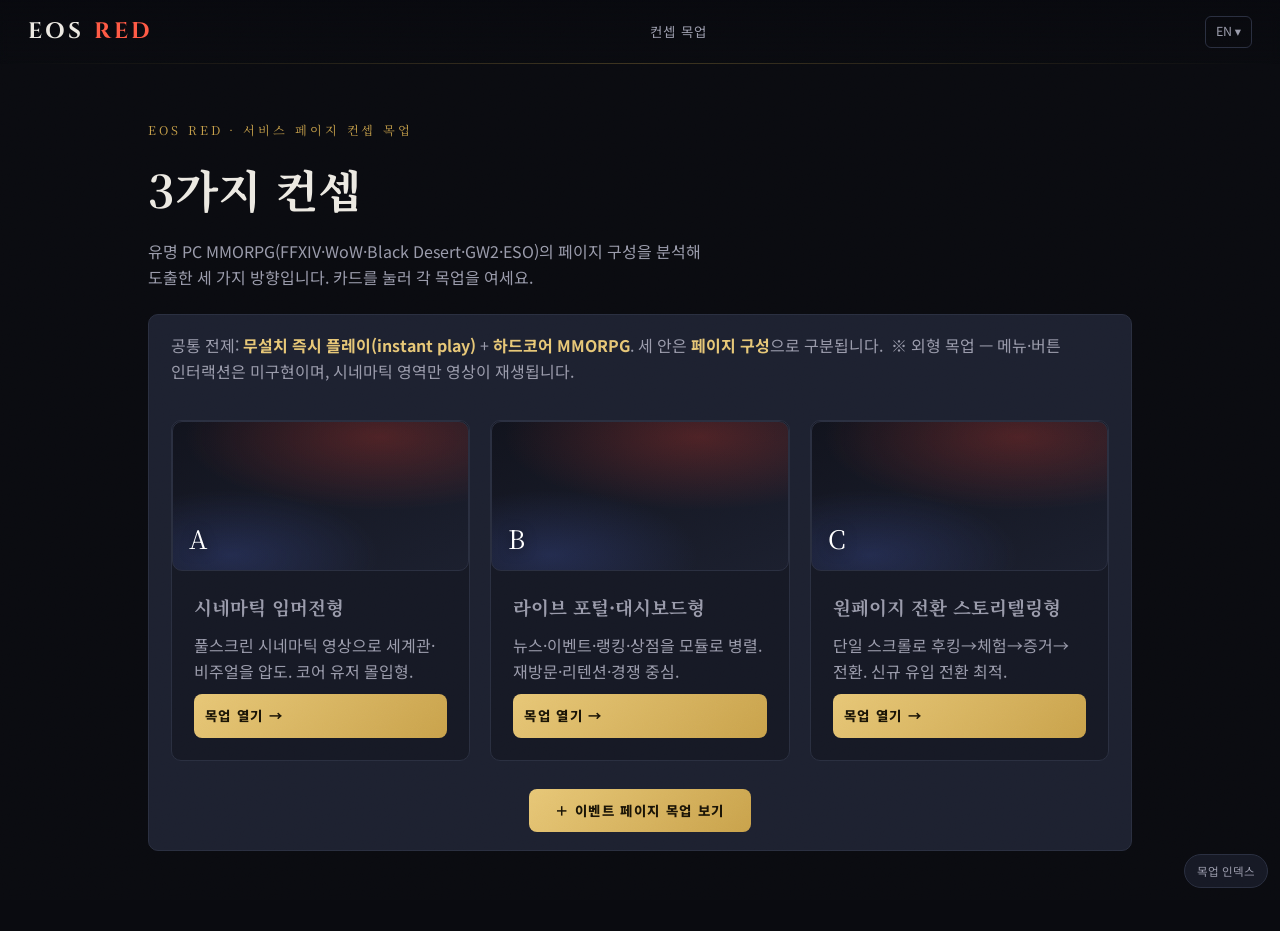
<file: index.html>
<!doctype html>
<html lang="ko">
<head>
<meta charset="utf-8">
<meta name="viewport" content="width=device-width,initial-scale=1">
<title>EOS RED — 서비스 페이지 컨셉 목업</title>
<link rel="preconnect" href="https://fonts.googleapis.com">
<link rel="preconnect" href="https://fonts.gstatic.com" crossorigin>
<link href="https://fonts.googleapis.com/css2?family=Cinzel:wght@500;700&family=Noto+Sans+KR:wght@400;500;700&display=swap" rel="stylesheet">
<link rel="stylesheet" href="css/style.css">
<style>
.hub{max-width:1040px;margin:0 auto;padding:120px 28px 80px}
.hub h1{font-family:var(--font-head);font-size:2.8rem;margin:6px 0 14px}
.cards{display:grid;grid-template-columns:repeat(3,1fr);gap:20px;margin-top:36px}
.ccard{background:var(--panel);border:1px solid var(--line);border-radius:var(--radius);overflow:hidden;display:flex;flex-direction:column}
.ccard .top{height:150px;position:relative}
.ccard .top .lab{position:absolute;left:16px;bottom:12px;font-family:var(--font-head);font-size:1.6rem;color:#fff;text-shadow:0 2px 12px rgba(0,0,0,.6)}
.ccard .b{padding:22px;flex:1;display:flex;flex-direction:column;gap:10px}
.ccard h3{font-family:var(--font-head);font-size:1.16rem}
.ccard .open{margin-top:auto;text-align:center;padding:11px;cursor:pointer}
.premise{background:var(--panel2);border:1px solid var(--line);border-radius:var(--radius);padding:18px 22px;margin-top:24px;color:var(--muted)}
.premise b{color:var(--gold-2)}
@media(max-width:860px){.cards{grid-template-columns:1fr}}
</style>
</head>
<body>
<header class="site-header">
  <div class="brand">EOS <b>RED</b></div>
  <nav class="nav"><a>컨셉 목업</a></nav>
  <div class="header-right"><span class="lang">EN ▾</span></div>
</header>

<div class="hub">
  <div class="eyebrow">EOS RED · 서비스 페이지 컨셉 목업</div>
  <h1>3가지 컨셉</h1>
  <p class="lead">유명 PC MMORPG(FFXIV·WoW·Black Desert·GW2·ESO)의 페이지 구성을 분석해 도출한 세 가지 방향입니다. 카드를 눌러 각 목업을 여세요.</p>
  <div class="premise">공통 전제: <b>무설치 즉시 플레이(instant play)</b> + <b>하드코어 MMORPG</b>. 세 안은 <b>페이지 구성</b>으로 구분됩니다. &nbsp;※ 외형 목업 — 메뉴·버튼 인터랙션은 미구현이며, 시네마틱 영역만 영상이 재생됩니다.</p>

  <div class="cards">
    <a class="ccard" href="concept-a-cinematic.html">
      <div class="top kv"><span class="lab">A</span></div>
      <div class="b"><h3>시네마틱 임머전형</h3><p class="lead">풀스크린 시네마틱 영상으로 세계관·비주얼을 압도. 코어 유저 몰입형.</p><div class="btn btn-gold open">목업 열기 →</div></div>
    </a>
    <a class="ccard" href="concept-b-portal.html">
      <div class="top kv"><span class="lab">B</span></div>
      <div class="b"><h3>라이브 포털·대시보드형</h3><p class="lead">뉴스·이벤트·랭킹·상점을 모듈로 병렬. 재방문·리텐션·경쟁 중심.</p><div class="btn btn-gold open">목업 열기 →</div></div>
    </a>
    <a class="ccard" href="concept-c-onepage.html">
      <div class="top kv"><span class="lab">C</span></div>
      <div class="b"><h3>원페이지 전환 스토리텔링형</h3><p class="lead">단일 스크롤로 후킹→체험→증거→전환. 신규 유입 전환 최적.</p><div class="btn btn-gold open">목업 열기 →</div></div>
    </a>
  </div>
  <p style="margin-top:28px;text-align:center"><a href="event.html" class="btn btn-gold">＋ 이벤트 페이지 목업 보기</a></p>
</div>

<div class="mock-flag">목업 인덱스</div>
</body>
</html>
</file>
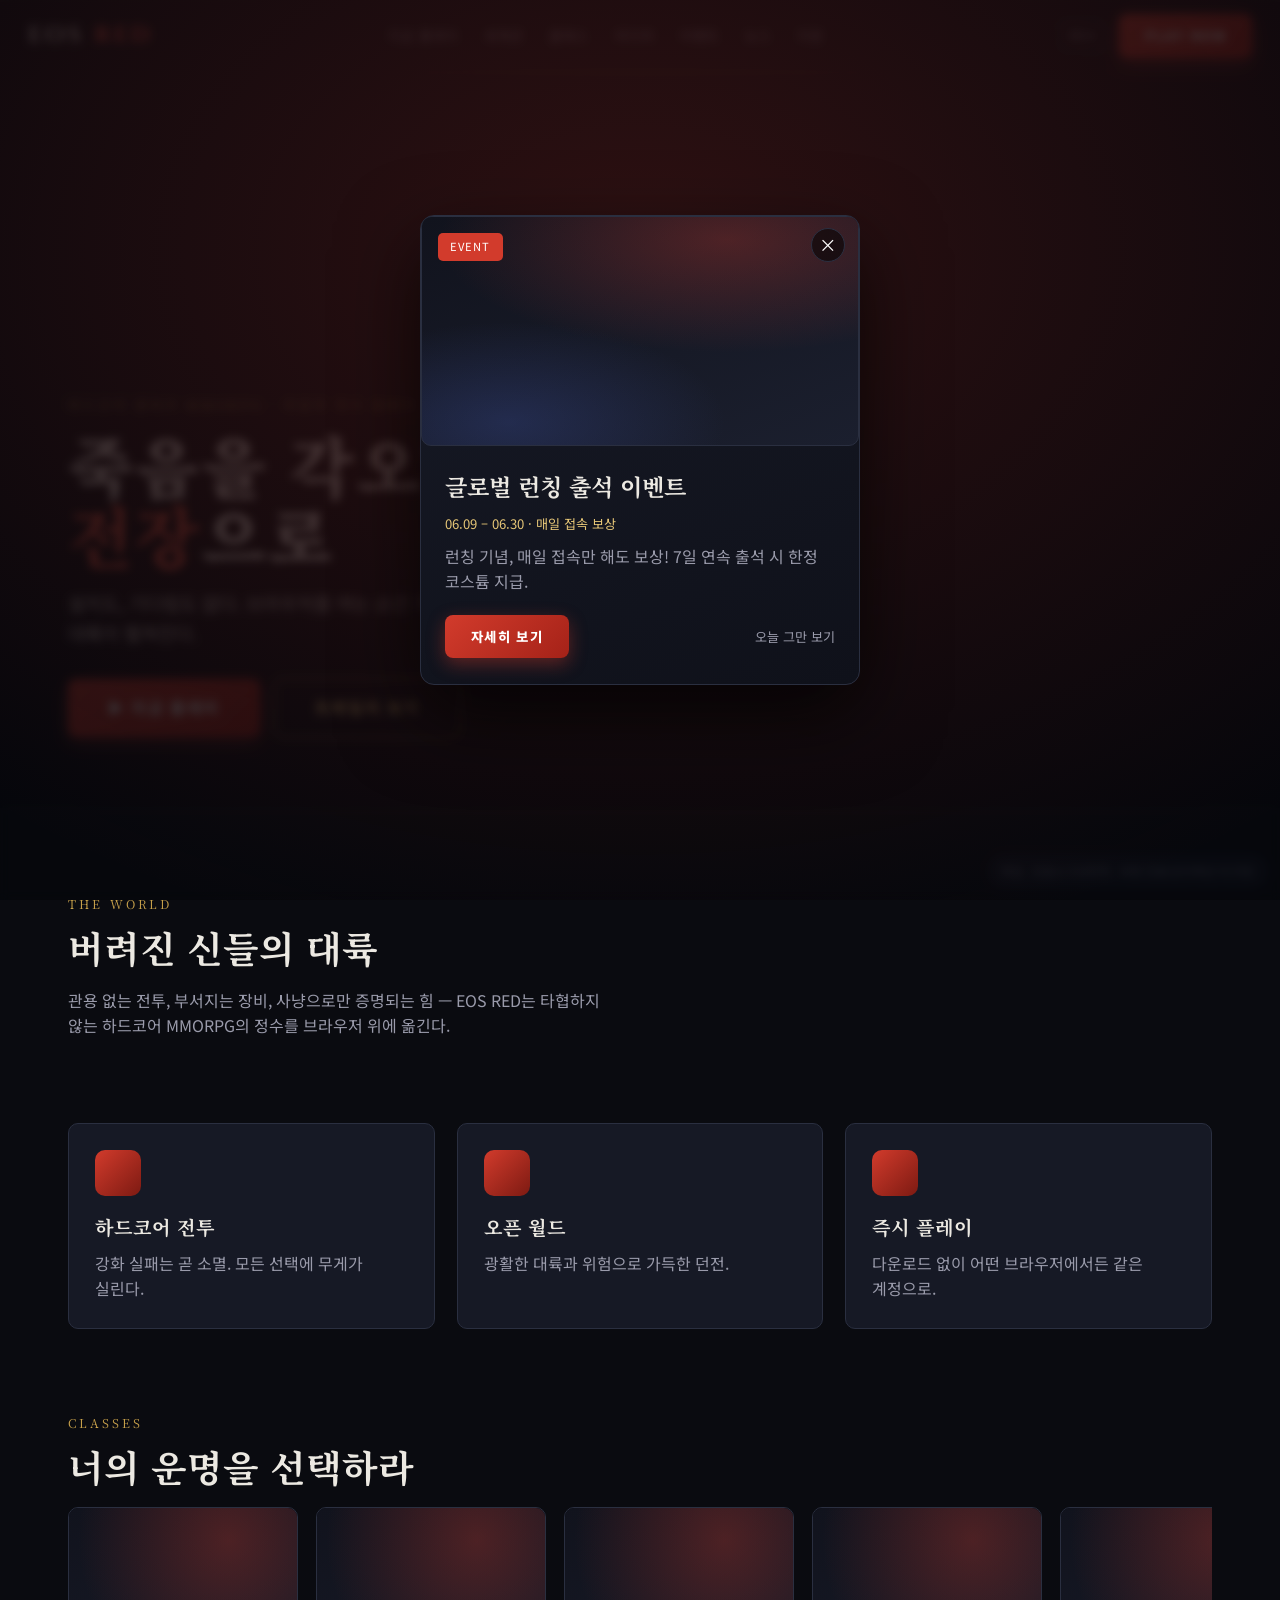
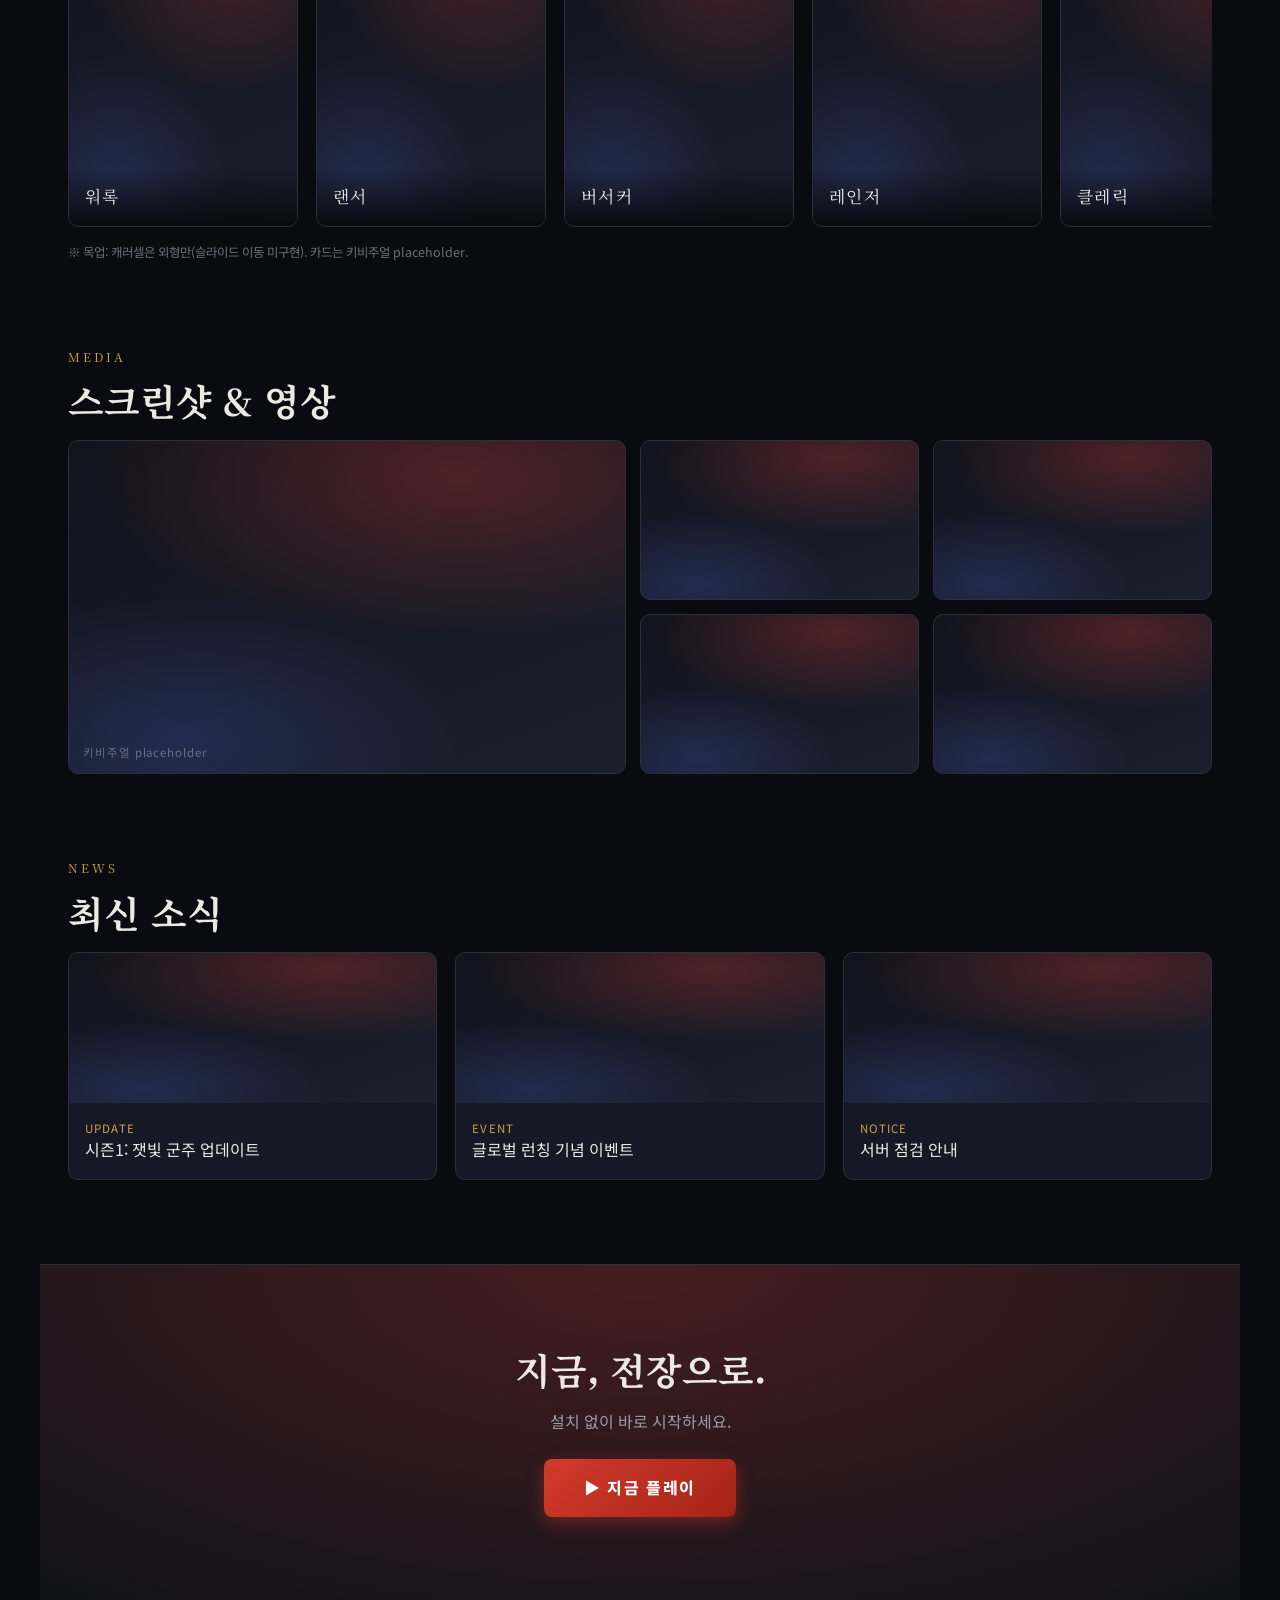
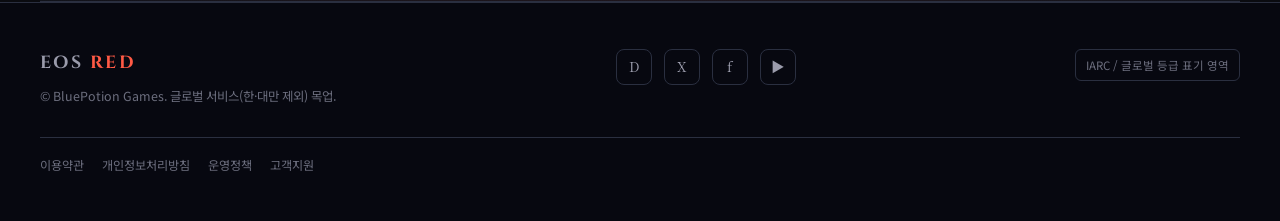
<file: concept-a-cinematic.html>
<!doctype html>
<html lang="ko">
<head>
<meta charset="utf-8">
<meta name="viewport" content="width=device-width,initial-scale=1">
<title>EOS RED — 컨셉 A · 시네마틱 임머전형 (목업)</title>
<link rel="preconnect" href="https://fonts.googleapis.com">
<link rel="preconnect" href="https://fonts.gstatic.com" crossorigin>
<link href="https://fonts.googleapis.com/css2?family=Cinzel:wght@500;700&family=Noto+Sans+KR:wght@400;500;700&display=swap" rel="stylesheet">
<link rel="stylesheet" href="css/style.css">
<style>
/* 컨셉 A 특화 — 시네마틱 풀스크린 */
.hero-cine{position:relative;height:var(--hero-h);min-height:580px;display:flex;align-items:flex-end;overflow:hidden}
.hero-cine::after{content:"";position:absolute;inset:0;z-index:1;background:linear-gradient(180deg,rgba(8,9,14,.35),rgba(8,9,14,.1) 38%,rgba(8,9,14,.96))}
.hero-cine .hero-content{position:relative;z-index:2;max-width:var(--maxw);margin:0 auto;width:100%;padding:0 28px 72px}
.hero-title{font-family:var(--font-head);font-weight:900;font-size:4.2rem;line-height:1.05;letter-spacing:.02em;text-shadow:0 4px 30px rgba(0,0,0,.7)}
.hero-title b{color:var(--red-2)}
.hero-sub{margin:18px 0 30px;font-size:1.18rem;color:#dcdad3;max-width:48ch}
.hero-cta{display:flex;gap:14px;align-items:center;flex-wrap:wrap}
.feat-3{display:grid;grid-template-columns:repeat(3,1fr);gap:22px}
.feat-card{background:var(--panel);border:1px solid var(--line);border-radius:var(--radius);padding:26px}
.feat-card .ic{width:46px;height:46px;border-radius:10px;background:linear-gradient(135deg,var(--red),#7d1a12);margin-bottom:16px}
.feat-card h3{font-family:var(--font-head);font-size:1.2rem;margin-bottom:8px}
.class-rail{display:flex;gap:18px;overflow:hidden;padding-bottom:6px}
.class-card{flex:0 0 230px;height:320px;border-radius:var(--radius);position:relative;overflow:hidden;border:1px solid var(--line)}
.class-card .kv{position:absolute;inset:0;border:0;border-radius:0}
.class-card .cap{position:absolute;left:0;right:0;bottom:0;padding:16px;background:linear-gradient(0deg,rgba(8,9,14,.96),transparent);font-family:var(--font-head);letter-spacing:.08em;font-size:1.05rem}
.gallery{display:grid;grid-template-columns:2fr 1fr 1fr;grid-auto-rows:160px;gap:14px}
.gallery .kv:first-child{grid-row:span 2}
.news-list{display:grid;grid-template-columns:repeat(3,1fr);gap:18px}
.news-card{background:var(--panel);border:1px solid var(--line);border-radius:var(--radius);overflow:hidden}
.news-card .kv{height:150px;border:0;border-radius:0}
.news-card .body{padding:16px}
.news-card .tag{color:var(--gold);font-size:.72rem;letter-spacing:.1em;text-transform:uppercase}
.cta-band{text-align:center;background:radial-gradient(80% 130% at 50% 0,rgba(210,59,44,.28),transparent),var(--bg2);border-top:1px solid var(--line);border-bottom:1px solid var(--line)}
@media(max-width:860px){.feat-3,.news-list{grid-template-columns:1fr}.gallery{grid-template-columns:1fr 1fr}.hero-title{font-size:2.6rem}}
</style>
</head>
<body>
<!-- 이벤트 팝업 (접속 시 노출 · CSS 토글로 닫기, JS 없음) -->
<input type="checkbox" id="evt-pop" class="evt-toggle" checked>
<div class="evt-modal">
  <div class="evt-modal-card">
    <label for="evt-pop" class="evt-close-x" title="닫기">×</label>
    <div class="evt-modal-kv kv"><span class="tag">EVENT</span></div>
    <div class="evt-modal-body">
      <h3>글로벌 런칭 출석 이벤트</h3>
      <p class="period">06.09 – 06.30 · 매일 접속 보상</p>
      <p class="lead">런칭 기념, 매일 접속만 해도 보상! 7일 연속 출석 시 한정 코스튬 지급.</p>
      <div class="evt-modal-actions">
        <a href="event.html" class="btn btn-play">자세히 보기</a>
        <label for="evt-pop" style="cursor:pointer">오늘 그만 보기</label>
      </div>
    </div>
  </div>
</div>

<header class="site-header">
  <div class="brand">EOS <b>RED</b></div>
  <nav class="nav"><a>지금 플레이</a><a>세계관</a><a>클래스</a><a>미디어</a><a href="event.html">이벤트</a><a>뉴스</a><a>지원</a></nav>
  <div class="header-right"><span class="lang">EN ▾</span><span class="btn btn-play">PLAY NOW</span></div>
</header>

<!-- 풀스크린 시네마틱 히어로 (배경 영상 자동재생·음소거·루프) -->
<section class="hero-cine">
  <div class="video-bg">
    <iframe src="https://www.youtube.com/embed/tDFQ_y1fmzw?autoplay=1&amp;mute=1&amp;loop=1&amp;playlist=tDFQ_y1fmzw&amp;controls=0&amp;showinfo=0&amp;modestbranding=1&amp;rel=0&amp;playsinline=1&amp;disablekb=1" title="EOS RED 시네마틱" allow="autoplay; encrypted-media" allowfullscreen></iframe>
  </div>
  <div class="hero-content">
    <div class="eyebrow">하드코어 판타지 MMORPG · 무설치 즉시 플레이</div>
    <h1 class="hero-title">죽음을 각오한<br><b>전장</b>으로</h1>
    <p class="hero-sub">설치도, 기다림도 없다. 브라우저를 여는 순간 가장 잔혹한 대륙이 펼쳐진다.</p>
    <div class="hero-cta">
      <span class="btn btn-play btn-lg">▶ 지금 플레이</span>
      <span class="btn btn-ghost btn-lg">트레일러 보기</span>
    </div>
  </div>
</section>

<section class="section">
  <div class="eyebrow">The World</div>
  <h2 class="h2">버려진 신들의 대륙</h2>
  <p class="lead">관용 없는 전투, 부서지는 장비, 사냥으로만 증명되는 힘 — EOS RED는 타협하지 않는 하드코어 MMORPG의 정수를 브라우저 위에 옮긴다.</p>
</section>

<section class="section" style="padding-top:0">
  <div class="feat-3">
    <div class="feat-card"><div class="ic"></div><h3>하드코어 전투</h3><p class="lead">강화 실패는 곧 소멸. 모든 선택에 무게가 실린다.</p></div>
    <div class="feat-card"><div class="ic"></div><h3>오픈 월드</h3><p class="lead">광활한 대륙과 위험으로 가득한 던전.</p></div>
    <div class="feat-card"><div class="ic"></div><h3>즉시 플레이</h3><p class="lead">다운로드 없이 어떤 브라우저에서든 같은 계정으로.</p></div>
  </div>
</section>

<section class="section" style="padding-top:0">
  <div class="eyebrow">Classes</div>
  <h2 class="h2">너의 운명을 선택하라</h2>
  <div class="class-rail">
    <div class="class-card"><div class="kv"></div><div class="cap">워록</div></div>
    <div class="class-card"><div class="kv"></div><div class="cap">랜서</div></div>
    <div class="class-card"><div class="kv"></div><div class="cap">버서커</div></div>
    <div class="class-card"><div class="kv"></div><div class="cap">레인저</div></div>
    <div class="class-card"><div class="kv"></div><div class="cap">클레릭</div></div>
  </div>
  <p class="note" style="margin-top:10px">※ 목업: 캐러셀은 외형만(슬라이드 이동 미구현). 카드는 키비주얼 placeholder.</p>
</section>

<section class="section" style="padding-top:0">
  <div class="eyebrow">Media</div>
  <h2 class="h2">스크린샷 & 영상</h2>
  <div class="gallery">
    <div class="kv"><span class="kv-label">키비주얼 placeholder</span></div>
    <div class="kv"></div><div class="kv"></div><div class="kv"></div><div class="kv"></div>
  </div>
</section>

<section class="section" style="padding-top:0">
  <div class="eyebrow">News</div>
  <h2 class="h2">최신 소식</h2>
  <div class="news-list">
    <div class="news-card"><div class="kv"></div><div class="body"><div class="tag">Update</div><p>시즌1: 잿빛 군주 업데이트</p></div></div>
    <div class="news-card"><div class="kv"></div><div class="body"><div class="tag">Event</div><p>글로벌 런칭 기념 이벤트</p></div></div>
    <div class="news-card"><div class="kv"></div><div class="body"><div class="tag">Notice</div><p>서버 점검 안내</p></div></div>
  </div>
</section>

<section class="section cta-band">
  <h2 class="h2">지금, 전장으로.</h2>
  <p class="lead" style="margin:0 auto 24px">설치 없이 바로 시작하세요.</p>
  <span class="btn btn-play btn-lg">▶ 지금 플레이</span>
</section>

<footer class="site-footer">
  <div class="footer-inner">
    <div><div class="brand" style="font-size:1.1rem;margin-bottom:10px">EOS <b>RED</b></div>
      <div class="note">© BluePotion Games. 글로벌 서비스(한·대만 제외) 목업.</div></div>
    <div class="social"><span>D</span><span>X</span><span>f</span><span>▶</span></div>
    <div class="rating">IARC / 글로벌 등급 표기 영역</div>
    <div class="legal"><span>이용약관</span><span>개인정보처리방침</span><span>운영정책</span><span>고객지원</span></div>
  </div>
</footer>

<div class="mock-flag">목업 · 컨셉 A 시네마틱 · 외형 전용(인터랙션 미구현)</div>
</body>
</html>
</file>
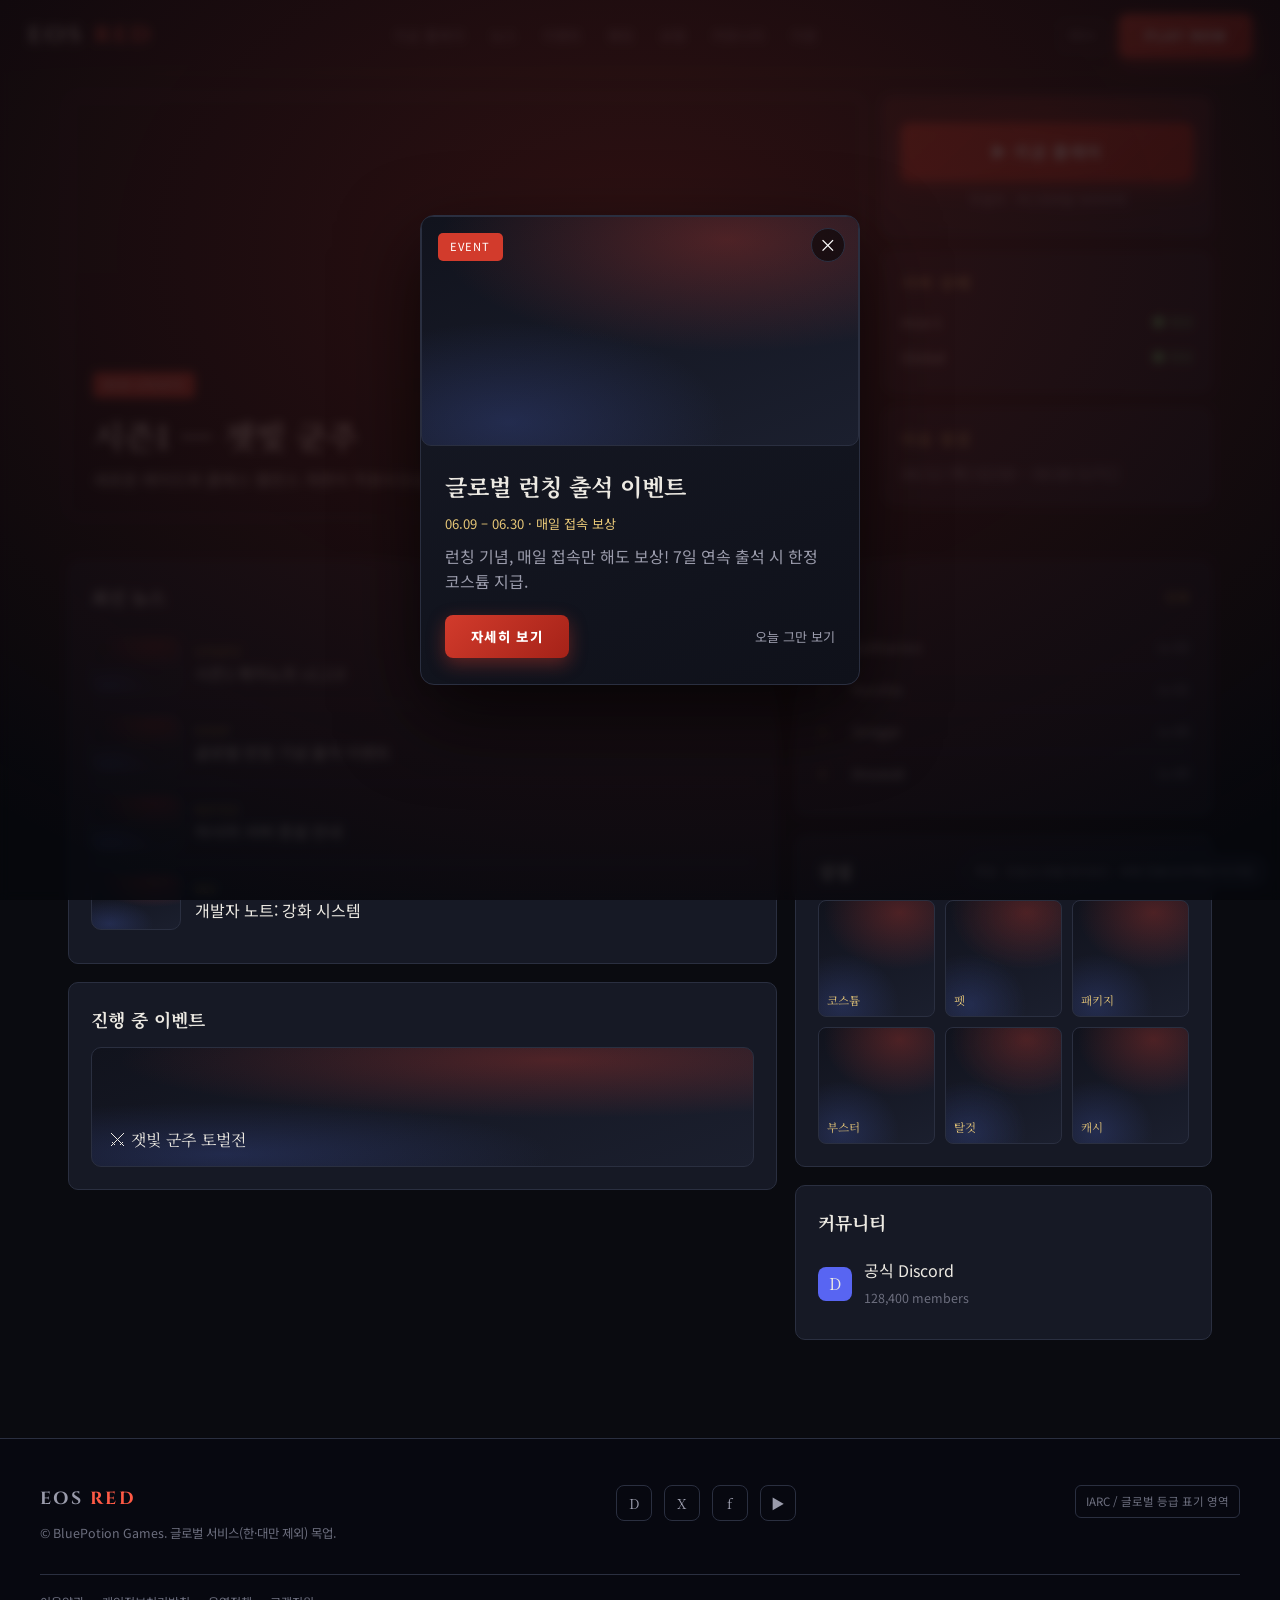
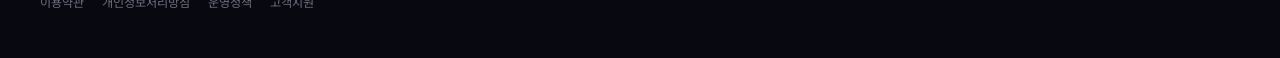
<file: concept-b-portal.html>
<!doctype html>
<html lang="ko">
<head>
<meta charset="utf-8">
<meta name="viewport" content="width=device-width,initial-scale=1">
<title>EOS RED — 컨셉 B · 라이브 포털·대시보드형 (목업)</title>
<link rel="preconnect" href="https://fonts.googleapis.com">
<link rel="preconnect" href="https://fonts.gstatic.com" crossorigin>
<link href="https://fonts.googleapis.com/css2?family=Cinzel:wght@500;700&family=Noto+Sans+KR:wght@400;500;700&display=swap" rel="stylesheet">
<link rel="stylesheet" href="css/style.css">
<style>
/* 컨셉 B 특화 — 포털/대시보드 모듈 */
.hero-portal{max-width:var(--maxw);margin:0 auto;padding:96px 28px 20px;display:grid;grid-template-columns:1fr 330px;gap:18px}
.hero-banner{position:relative;border-radius:var(--radius);overflow:hidden;border:1px solid var(--line);min-height:420px}
.hero-banner::after{content:"";position:absolute;inset:0;z-index:1;background:linear-gradient(0deg,rgba(8,9,14,.92),transparent 58%)}
.banner-cap{position:absolute;z-index:2;left:24px;right:24px;bottom:22px}
.banner-cap .tag{display:inline-block;background:var(--red);color:#fff;font-size:.7rem;letter-spacing:.1em;padding:4px 10px;border-radius:5px;text-transform:uppercase}
.banner-cap h2{font-family:var(--font-head);font-size:2rem;margin:12px 0 6px;text-shadow:0 2px 16px rgba(0,0,0,.6)}
.hero-side{display:flex;flex-direction:column;gap:14px}
.play-cta{background:radial-gradient(120% 100% at 50% 0,rgba(210,59,44,.3),var(--panel));border:1px solid var(--line);border-radius:var(--radius);text-align:center;padding:26px 18px}
.play-cta .small{color:var(--muted);font-size:.82rem;margin-top:8px}
.side-card{background:var(--panel);border:1px solid var(--line);border-radius:var(--radius);padding:18px}
.side-card h4{font-family:var(--font-head);font-size:.96rem;letter-spacing:.06em;margin-bottom:10px;color:var(--gold-2)}
.modules{max-width:var(--maxw);margin:0 auto;padding:24px 28px 80px;display:grid;grid-template-columns:1.7fr 1fr;gap:18px;align-items:start}
.mod{background:var(--panel);border:1px solid var(--line);border-radius:var(--radius);padding:22px;margin-bottom:18px}
.mod h3{font-family:var(--font-head);font-size:1.12rem;margin-bottom:14px;display:flex;justify-content:space-between;align-items:center}
.mod h3 .all{color:var(--gold);font-size:.72rem;letter-spacing:.1em}
.news-row{display:flex;gap:14px;align-items:center;padding:11px 0;border-bottom:1px solid var(--line)}
.news-row:last-child{border-bottom:0}
.news-row .th{width:90px;height:56px;flex:0 0 90px}
.news-row .tag{color:var(--gold);font-size:.68rem;letter-spacing:.08em;text-transform:uppercase}
.event-banner{height:120px;position:relative;overflow:hidden}
.event-banner .cap{position:absolute;left:18px;bottom:14px;z-index:2;font-family:var(--font-head)}
.rank-row{display:flex;align-items:center;gap:12px;padding:9px 0;border-bottom:1px solid var(--line);font-size:.9rem}
.rank-row:last-child{border-bottom:0}
.rank-row .n{font-family:var(--font-head);color:var(--gold);width:22px}
.rank-row .nm{flex:1}
.rank-row .sc{color:var(--muted);font-size:.82rem}
.shop-grid{display:grid;grid-template-columns:repeat(3,1fr);gap:10px}
.shop-item{aspect-ratio:1;border-radius:8px;position:relative}
.shop-item .p{position:absolute;left:8px;bottom:6px;font-size:.72rem;color:var(--gold-2);font-family:var(--font-head)}
.disc-row{display:flex;align-items:center;gap:12px;padding:8px 0}
.disc-row .d{width:34px;height:34px;border-radius:8px;background:#5865F2;display:flex;align-items:center;justify-content:center;font-family:var(--font-head)}
@media(max-width:860px){.hero-portal,.modules{grid-template-columns:1fr}}
</style>
</head>
<body>
<!-- 이벤트 팝업 (접속 시 노출 · CSS 토글로 닫기, JS 없음) -->
<input type="checkbox" id="evt-pop" class="evt-toggle" checked>
<div class="evt-modal">
  <div class="evt-modal-card">
    <label for="evt-pop" class="evt-close-x" title="닫기">×</label>
    <div class="evt-modal-kv kv"><span class="tag">EVENT</span></div>
    <div class="evt-modal-body">
      <h3>글로벌 런칭 출석 이벤트</h3>
      <p class="period">06.09 – 06.30 · 매일 접속 보상</p>
      <p class="lead">런칭 기념, 매일 접속만 해도 보상! 7일 연속 출석 시 한정 코스튬 지급.</p>
      <div class="evt-modal-actions">
        <a href="event.html" class="btn btn-play">자세히 보기</a>
        <label for="evt-pop" style="cursor:pointer">오늘 그만 보기</label>
      </div>
    </div>
  </div>
</div>

<header class="site-header">
  <div class="brand">EOS <b>RED</b></div>
  <nav class="nav"><a>지금 플레이</a><a>뉴스</a><a href="event.html">이벤트</a><a>랭킹</a><a>상점</a><a>커뮤니티</a><a>지원</a></nav>
  <div class="header-right"><span class="lang">EN ▾</span><span class="btn btn-play">PLAY NOW</span></div>
</header>

<!-- 콤팩트 히어로(좌: 최신 업데이트 영상 배너 / 우: PLAY + 서버상태) -->
<section class="hero-portal">
  <div class="hero-banner">
    <div class="video-bg">
      <iframe src="https://www.youtube.com/embed/tDFQ_y1fmzw?autoplay=1&amp;mute=1&amp;loop=1&amp;playlist=tDFQ_y1fmzw&amp;controls=0&amp;showinfo=0&amp;modestbranding=1&amp;rel=0&amp;playsinline=1&amp;disablekb=1" title="EOS RED 업데이트" allow="autoplay; encrypted-media" allowfullscreen></iframe>
    </div>
    <div class="banner-cap">
      <span class="tag">New Update</span>
      <h2>시즌1 — 잿빛 군주</h2>
      <p class="lead" style="color:#d8d6cf">새로운 레이드와 클래스 밸런스 개편이 적용되었습니다.</p>
    </div>
  </div>
  <aside class="hero-side">
    <div class="play-cta">
      <span class="btn btn-play btn-lg" style="width:100%;justify-content:center">▶ 지금 플레이</span>
      <div class="small">무설치 · PC/모바일 브라우저</div>
    </div>
    <div class="side-card"><h4>서버 상태</h4>
      <div class="rank-row" style="border:0;padding:6px 0"><span class="nm">Asia-1</span><span class="sc" style="color:#5fd17a">● 정상</span></div>
      <div class="rank-row" style="border:0;padding:6px 0"><span class="nm">Global</span><span class="sc" style="color:#5fd17a">● 정상</span></div>
    </div>
    <div class="side-card"><h4>다음 점검</h4><p class="lead">06/12 (목) 02:00 – 06:00 (UTC)</p></div>
  </aside>
</section>

<!-- 모듈 그리드 -->
<section class="modules">
  <div>
    <div class="mod">
      <h3>최신 뉴스 <span class="all">VIEW ALL</span></h3>
      <div class="news-row"><div class="th kv"></div><div><div class="tag">Update</div><p>시즌1 패치노트 v1.2.0</p></div></div>
      <div class="news-row"><div class="th kv"></div><div><div class="tag">Event</div><p>글로벌 런칭 기념 출석 이벤트</p></div></div>
      <div class="news-row"><div class="th kv"></div><div><div class="tag">Notice</div><p>아시아 서버 증설 안내</p></div></div>
      <div class="news-row"><div class="th kv"></div><div><div class="tag">Dev</div><p>개발자 노트: 강화 시스템</p></div></div>
    </div>
    <div class="mod">
      <h3>진행 중 이벤트</h3>
      <div class="event-banner kv"><span class="cap">⚔ 잿빛 군주 토벌전</span></div>
    </div>
  </div>
  <div>
    <div class="mod">
      <h3>랭킹 <span class="all">전체</span></h3>
      <div class="rank-row"><span class="n">1</span><span class="nm">Valtharion</span><span class="sc">Lv.62</span></div>
      <div class="rank-row"><span class="n">2</span><span class="nm">Kuroha</span><span class="sc">Lv.61</span></div>
      <div class="rank-row"><span class="n">3</span><span class="nm">Siregar</span><span class="sc">Lv.60</span></div>
      <div class="rank-row"><span class="n">4</span><span class="nm">Anuwat</span><span class="sc">Lv.60</span></div>
    </div>
    <div class="mod">
      <h3>상점 <span class="all">SHOP</span></h3>
      <div class="shop-grid">
        <div class="shop-item kv"><span class="p">코스튬</span></div>
        <div class="shop-item kv"><span class="p">펫</span></div>
        <div class="shop-item kv"><span class="p">패키지</span></div>
        <div class="shop-item kv"><span class="p">부스터</span></div>
        <div class="shop-item kv"><span class="p">탈것</span></div>
        <div class="shop-item kv"><span class="p">캐시</span></div>
      </div>
    </div>
    <div class="mod">
      <h3>커뮤니티</h3>
      <div class="disc-row"><span class="d">D</span><div><p>공식 Discord</p><span class="note">128,400 members</span></div></div>
    </div>
  </div>
</section>

<footer class="site-footer">
  <div class="footer-inner">
    <div><div class="brand" style="font-size:1.1rem;margin-bottom:10px">EOS <b>RED</b></div>
      <div class="note">© BluePotion Games. 글로벌 서비스(한·대만 제외) 목업.</div></div>
    <div class="social"><span>D</span><span>X</span><span>f</span><span>▶</span></div>
    <div class="rating">IARC / 글로벌 등급 표기 영역</div>
    <div class="legal"><span>이용약관</span><span>개인정보처리방침</span><span>운영정책</span><span>고객지원</span></div>
  </div>
</footer>

<div class="mock-flag">목업 · 컨셉 B 포털·대시보드 · 외형 전용(인터랙션 미구현)</div>
</body>
</html>
</file>
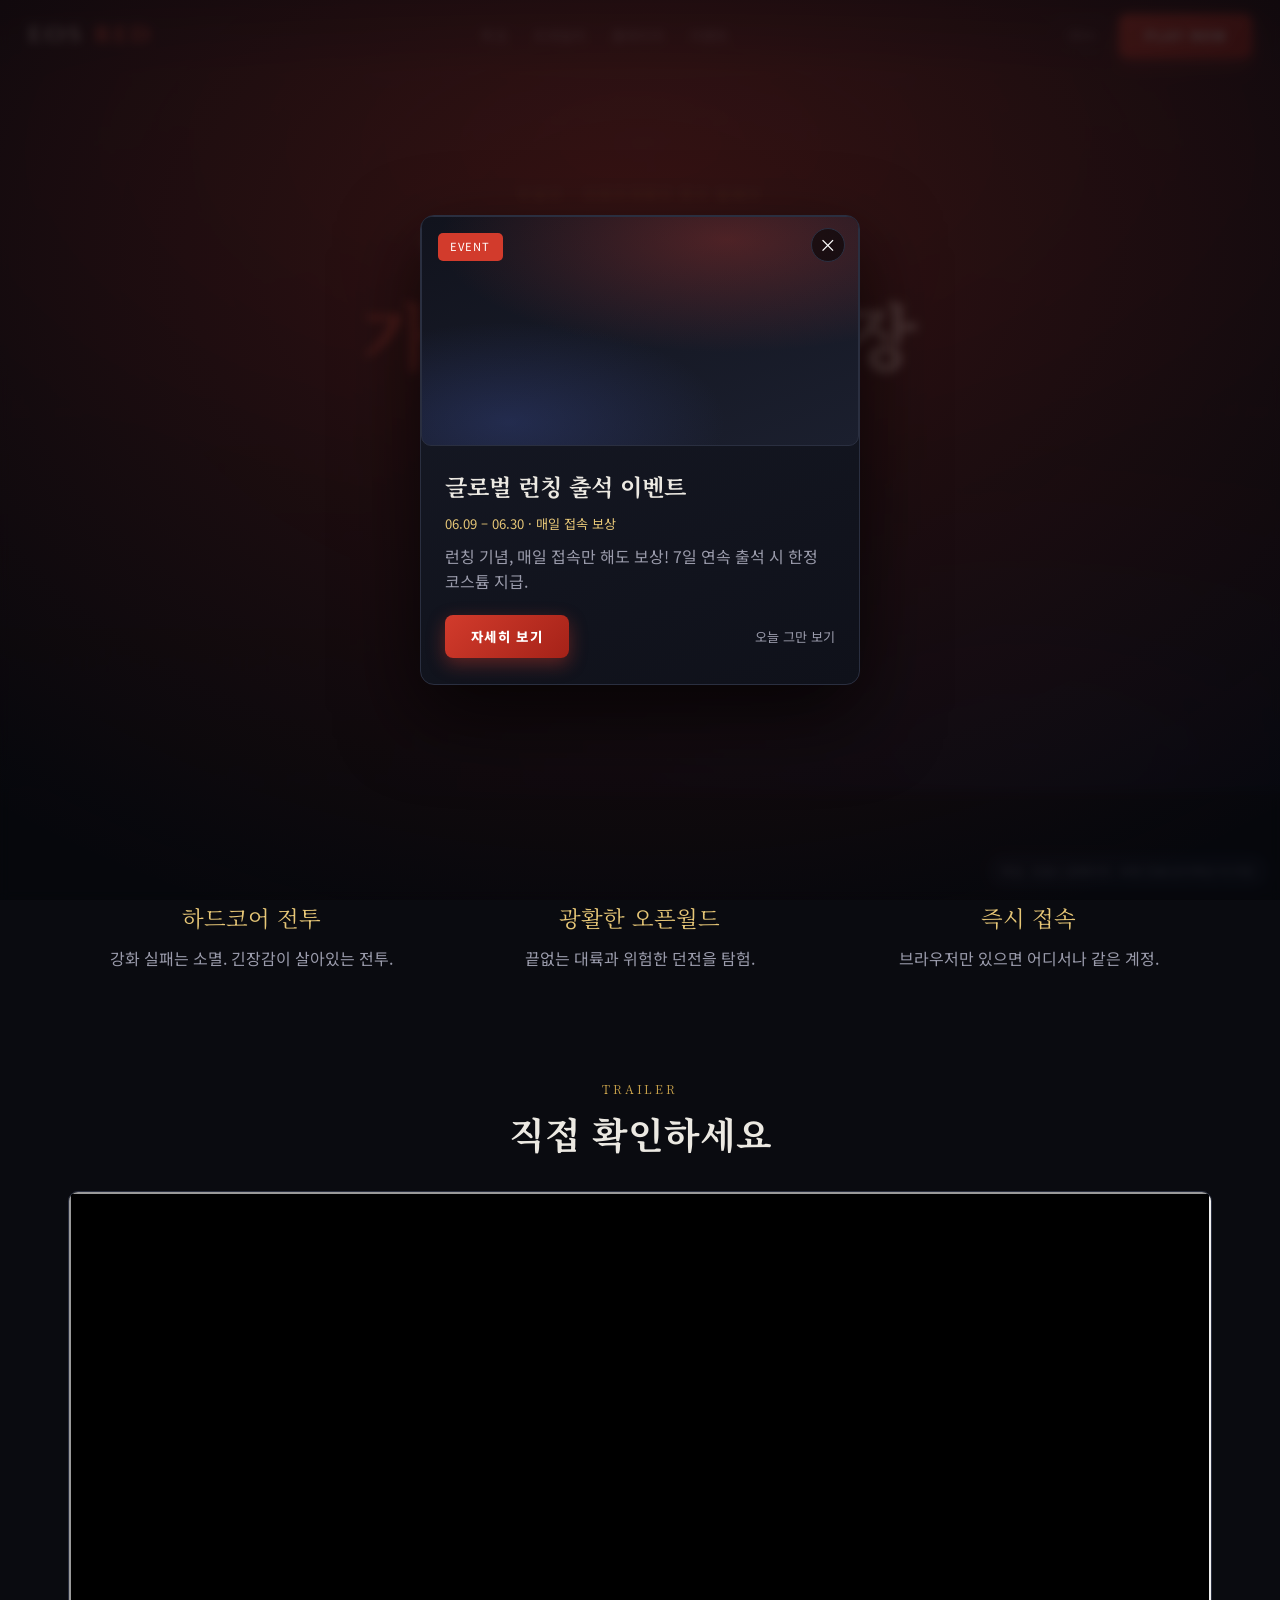
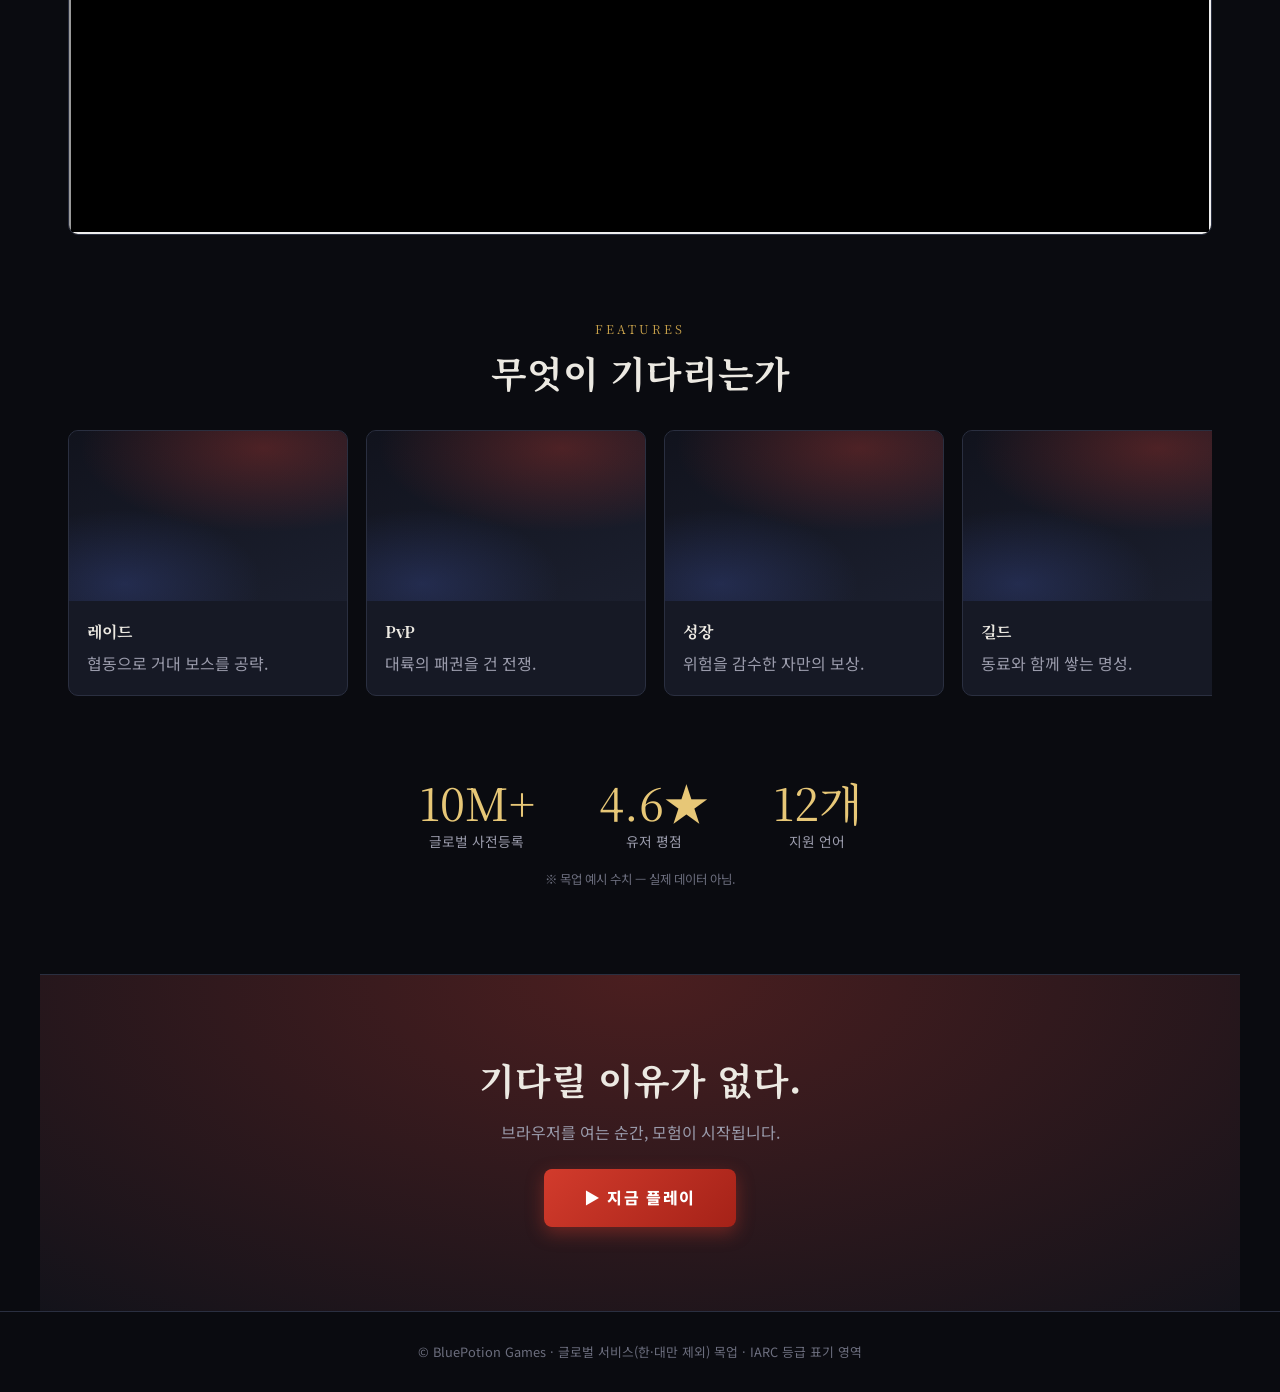
<file: concept-c-onepage.html>
<!doctype html>
<html lang="ko">
<head>
<meta charset="utf-8">
<meta name="viewport" content="width=device-width,initial-scale=1">
<title>EOS RED — 컨셉 C · 원페이지 전환 스토리텔링형 (목업)</title>
<link rel="preconnect" href="https://fonts.googleapis.com">
<link rel="preconnect" href="https://fonts.gstatic.com" crossorigin>
<link href="https://fonts.googleapis.com/css2?family=Cinzel:wght@500;700&family=Noto+Sans+KR:wght@400;500;700&display=swap" rel="stylesheet">
<link rel="stylesheet" href="css/style.css">
<style>
/* 컨셉 C 특화 — 원페이지 스크롤 전환 */
.hero-c{position:relative;height:88vh;min-height:560px;display:flex;align-items:center;justify-content:center;text-align:center;overflow:hidden;background:#0c0e16}
.hero-c::before{content:"";position:absolute;inset:-40px;z-index:0;background:url('https://img.youtube.com/vi/tDFQ_y1fmzw/hqdefault.jpg') center/cover no-repeat;filter:blur(16px) brightness(.42) saturate(1.15)}
.hero-c::after{content:"";position:absolute;inset:0;z-index:1;background:radial-gradient(100% 80% at 50% 18%,rgba(210,59,44,.30),transparent 60%),radial-gradient(90% 70% at 80% 95%,rgba(60,80,160,.20),transparent 55%),linear-gradient(180deg,rgba(10,11,16,.45),rgba(10,11,16,.86))}
.hero-c .inner{position:relative;z-index:2;padding:0 24px}
.hero-c .big-title{font-family:var(--font-head);font-weight:900;font-size:4.6rem;line-height:1.04;letter-spacing:.02em}
.hero-c .big-title b{color:var(--red-2)}
.hero-c .tagline{font-size:1.35rem;color:#dcdad3;margin:20px auto 32px;max-width:34ch}
.hero-c .badge-row{display:flex;flex-wrap:wrap;gap:10px;justify-content:center;margin-top:22px;color:var(--muted);font-size:.82rem}
.hero-c .badge-row span{border:1px solid var(--line);padding:6px 12px;border-radius:20px}
.values{display:grid;grid-template-columns:repeat(3,1fr);gap:22px;text-align:center}
.value{padding:24px}
.value .n{font-family:var(--font-head);font-size:1.4rem;color:var(--gold-2);margin-bottom:10px}
.section-head{text-align:center;margin-bottom:36px}
.feat-rail{display:flex;gap:18px;overflow:hidden}
.feat-slide{flex:0 0 280px;border-radius:var(--radius);overflow:hidden;border:1px solid var(--line);background:var(--panel)}
.feat-slide .kv{height:170px;border:0;border-radius:0}
.feat-slide .b{padding:18px}
.feat-slide h4{font-family:var(--font-head);margin-bottom:6px}
.proof{display:flex;justify-content:center;gap:64px;text-align:center;flex-wrap:wrap}
.proof .big{font-family:var(--font-head);font-size:2.8rem;color:var(--gold-2);line-height:1}
.proof .lbl{color:var(--muted);font-size:.86rem;margin-top:6px}
.cta-final{text-align:center;background:radial-gradient(80% 140% at 50% 0,rgba(210,59,44,.3),transparent),var(--bg2);border-top:1px solid var(--line)}
.footer-min{border-top:1px solid var(--line);text-align:center;padding:30px;color:var(--dim);font-size:.8rem}
@media(max-width:860px){.hero-c .big-title{font-size:3rem}.values{grid-template-columns:1fr}.proof{gap:30px}}
</style>
</head>
<body>
<!-- 이벤트 팝업 (접속 시 노출 · CSS 토글로 닫기, JS 없음) -->
<input type="checkbox" id="evt-pop" class="evt-toggle" checked>
<div class="evt-modal">
  <div class="evt-modal-card">
    <label for="evt-pop" class="evt-close-x" title="닫기">×</label>
    <div class="evt-modal-kv kv"><span class="tag">EVENT</span></div>
    <div class="evt-modal-body">
      <h3>글로벌 런칭 출석 이벤트</h3>
      <p class="period">06.09 – 06.30 · 매일 접속 보상</p>
      <p class="lead">런칭 기념, 매일 접속만 해도 보상! 7일 연속 출석 시 한정 코스튬 지급.</p>
      <div class="evt-modal-actions">
        <a href="event.html" class="btn btn-play">자세히 보기</a>
        <label for="evt-pop" style="cursor:pointer">오늘 그만 보기</label>
      </div>
    </div>
  </div>
</div>

<header class="site-header">
  <div class="brand">EOS <b>RED</b></div>
  <nav class="nav"><a>특징</a><a>트레일러</a><a>플레이어</a><a href="event.html">이벤트</a></nav>
  <div class="header-right"><span class="lang">EN ▾</span><span class="btn btn-play">PLAY NOW</span></div>
</header>

<!-- 히어로: 후킹 + 단일 CTA (무설치 강조) -->
<section class="hero-c">
  <div class="inner">
    <div class="eyebrow">무설치 · 브라우저에서 즉시 플레이</div>
    <h1 class="big-title">한 번의 클릭,<br><b>가장 잔혹한</b> 전장</h1>
    <p class="tagline">다운로드도 설치도 없다. 지금 바로 하드코어 MMORPG의 세계로.</p>
    <span class="btn btn-play btn-lg">▶ 지금 플레이</span>
    <div class="badge-row"><span>설치 불필요</span><span>PC · 모바일</span><span>크로스 플레이</span></div>
  </div>
</section>

<!-- 핵심 가치 3축 -->
<section class="section">
  <div class="values">
    <div class="value"><div class="n">하드코어 전투</div><p class="lead">강화 실패는 소멸. 긴장감이 살아있는 전투.</p></div>
    <div class="value"><div class="n">광활한 오픈월드</div><p class="lead">끝없는 대륙과 위험한 던전을 탐험.</p></div>
    <div class="value"><div class="n">즉시 접속</div><p class="lead">브라우저만 있으면 어디서나 같은 계정.</p></div>
  </div>
</section>

<!-- 트레일러 (시네마틱 영상) -->
<section class="section" style="padding-top:0">
  <div class="section-head"><div class="eyebrow">Trailer</div><h2 class="h2">직접 확인하세요</h2></div>
  <div class="video-16x9">
    <iframe src="https://www.youtube.com/embed/tDFQ_y1fmzw?autoplay=1&amp;mute=1&amp;loop=1&amp;playlist=tDFQ_y1fmzw&amp;controls=1&amp;modestbranding=1&amp;rel=0&amp;playsinline=1" title="EOS RED 트레일러" allow="autoplay; encrypted-media" allowfullscreen></iframe>
  </div>
</section>

<!-- 피처 캐러셀(정적) -->
<section class="section" style="padding-top:0">
  <div class="section-head"><div class="eyebrow">Features</div><h2 class="h2">무엇이 기다리는가</h2></div>
  <div class="feat-rail">
    <div class="feat-slide"><div class="kv"></div><div class="b"><h4>레이드</h4><p class="lead">협동으로 거대 보스를 공략.</p></div></div>
    <div class="feat-slide"><div class="kv"></div><div class="b"><h4>PvP</h4><p class="lead">대륙의 패권을 건 전쟁.</p></div></div>
    <div class="feat-slide"><div class="kv"></div><div class="b"><h4>성장</h4><p class="lead">위험을 감수한 자만의 보상.</p></div></div>
    <div class="feat-slide"><div class="kv"></div><div class="b"><h4>길드</h4><p class="lead">동료와 함께 쌓는 명성.</p></div></div>
  </div>
</section>

<!-- 사회적 증거 -->
<section class="section" style="padding-top:0">
  <div class="proof">
    <div><div class="big">10M+</div><div class="lbl">글로벌 사전등록</div></div>
    <div><div class="big">4.6★</div><div class="lbl">유저 평점</div></div>
    <div><div class="big">12개</div><div class="lbl">지원 언어</div></div>
  </div>
  <p class="note" style="text-align:center;margin-top:18px">※ 목업 예시 수치 — 실제 데이터 아님.</p>
</section>

<!-- 2차 CTA -->
<section class="section cta-final">
  <h2 class="h2">기다릴 이유가 없다.</h2>
  <p class="lead" style="margin:0 auto 24px">브라우저를 여는 순간, 모험이 시작됩니다.</p>
  <span class="btn btn-play btn-lg">▶ 지금 플레이</span>
</section>

<div class="footer-min">© BluePotion Games · 글로벌 서비스(한·대만 제외) 목업 · IARC 등급 표기 영역</div>
<div class="mock-flag">목업 · 컨셉 C 원페이지 · 외형 전용(인터랙션 미구현)</div>
</body>
</html>
</file>
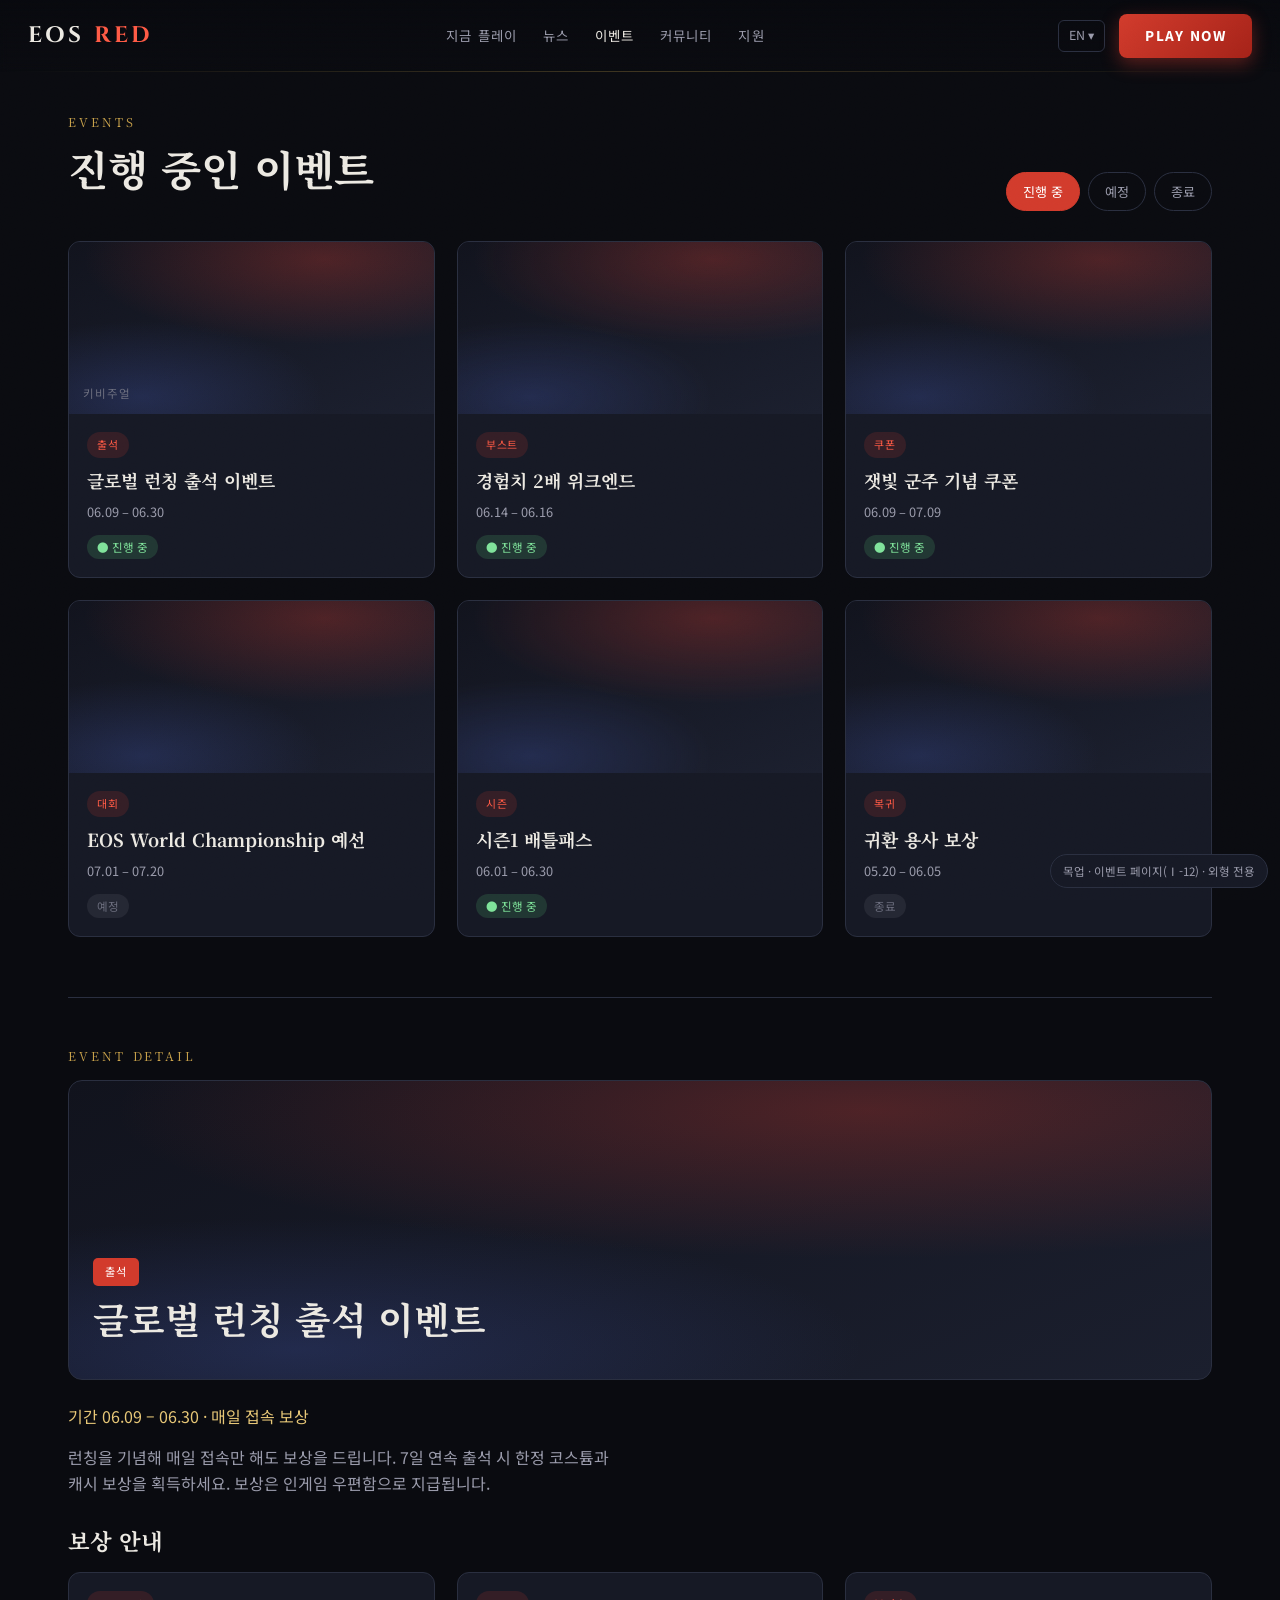
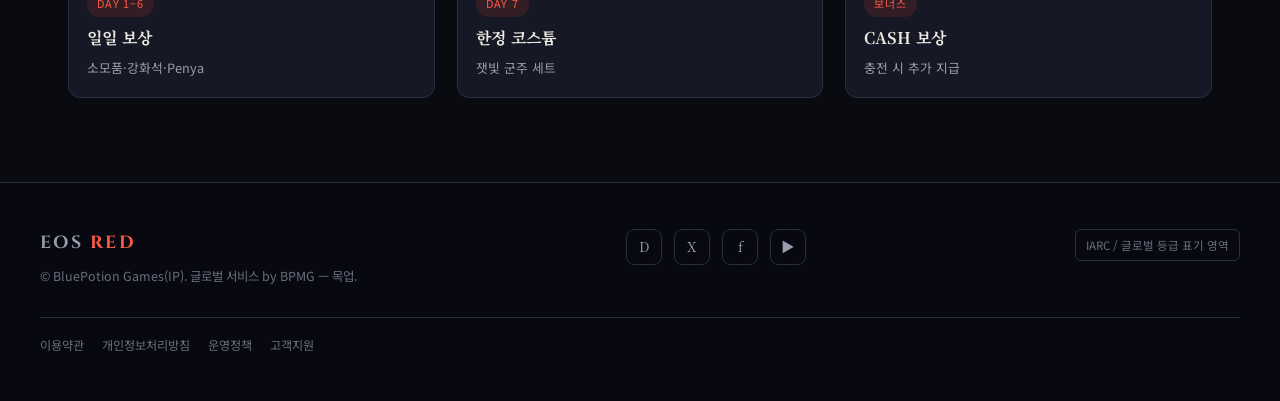
<file: event.html>
<!doctype html>
<html lang="ko">
<head>
<meta charset="utf-8">
<meta name="viewport" content="width=device-width,initial-scale=1">
<title>EOS RED — 이벤트 (목업)</title>
<link rel="preconnect" href="https://fonts.googleapis.com">
<link rel="preconnect" href="https://fonts.gstatic.com" crossorigin>
<link href="https://fonts.googleapis.com/css2?family=Cinzel:wght@600;700&family=Noto+Serif+KR:wght@500;700;900&family=Noto+Sans+KR:wght@400;500;700&display=swap" rel="stylesheet">
<link rel="stylesheet" href="css/style.css">
<style>
.evt-head{display:flex;align-items:flex-end;justify-content:space-between;gap:16px;flex-wrap:wrap}
.evt-tabs{display:flex;gap:8px}
.evt-tab{font-size:.82rem;padding:8px 16px;border:1px solid var(--line);border-radius:20px;color:var(--muted)}
.evt-tab.on{background:var(--red);border-color:var(--red);color:#fff}
</style>
</head>
<body>
<header class="site-header">
  <div class="brand">EOS <b>RED</b></div>
  <nav class="nav"><a>지금 플레이</a><a>뉴스</a><a style="color:var(--text)">이벤트</a><a>커뮤니티</a><a>지원</a></nav>
  <div class="header-right"><span class="lang">EN ▾</span><span class="btn btn-play">PLAY NOW</span></div>
</header>

<div class="evt-page">
  <div class="evt-head">
    <div>
      <div class="eyebrow">Events</div>
      <h1 class="h2" style="font-size:2.6rem">진행 중인 이벤트</h1>
    </div>
    <div class="evt-tabs"><span class="evt-tab on">진행 중</span><span class="evt-tab">예정</span><span class="evt-tab">종료</span></div>
  </div>

  <!-- 이벤트 목록 -->
  <div class="evt-grid">
    <article class="evt-card">
      <div class="kv"><span class="kv-label">키비주얼</span></div>
      <div class="b"><span class="tag">출석</span><h3>글로벌 런칭 출석 이벤트</h3>
        <p class="period">06.09 – 06.30</p>
        <div class="row"><span class="evt-status evt-on">● 진행 중</span></div></div>
    </article>
    <article class="evt-card">
      <div class="kv"></div>
      <div class="b"><span class="tag">부스트</span><h3>경험치 2배 위크엔드</h3>
        <p class="period">06.14 – 06.16</p>
        <div class="row"><span class="evt-status evt-on">● 진행 중</span></div></div>
    </article>
    <article class="evt-card">
      <div class="kv"></div>
      <div class="b"><span class="tag">쿠폰</span><h3>잿빛 군주 기념 쿠폰</h3>
        <p class="period">06.09 – 07.09</p>
        <div class="row"><span class="evt-status evt-on">● 진행 중</span></div></div>
    </article>
    <article class="evt-card">
      <div class="kv"></div>
      <div class="b"><span class="tag">대회</span><h3>EOS World Championship 예선</h3>
        <p class="period">07.01 – 07.20</p>
        <div class="row"><span class="evt-status evt-off">예정</span></div></div>
    </article>
    <article class="evt-card">
      <div class="kv"></div>
      <div class="b"><span class="tag">시즌</span><h3>시즌1 배틀패스</h3>
        <p class="period">06.01 – 06.30</p>
        <div class="row"><span class="evt-status evt-on">● 진행 중</span></div></div>
    </article>
    <article class="evt-card">
      <div class="kv"></div>
      <div class="b"><span class="tag">복귀</span><h3>귀환 용사 보상</h3>
        <p class="period">05.20 – 06.05</p>
        <div class="row"><span class="evt-status evt-off">종료</span></div></div>
    </article>
  </div>

  <!-- 이벤트 상세 (예시) -->
  <section class="evt-detail">
    <div class="eyebrow">Event Detail</div>
    <div class="hero kv"><div class="cap"><span class="tag" style="position:static;display:inline-block;background:var(--red);color:#fff;padding:5px 12px;border-radius:5px;font-size:.7rem;letter-spacing:.1em">출석</span><h2 class="h2" style="margin-top:12px">글로벌 런칭 출석 이벤트</h2></div></div>
    <p class="period" style="color:var(--gold-2);margin-bottom:16px">기간 06.09 – 06.30 · 매일 접속 보상</p>
    <p class="lead">런칭을 기념해 매일 접속만 해도 보상을 드립니다. 7일 연속 출석 시 한정 코스튬과 캐시 보상을 획득하세요. 보상은 인게임 우편함으로 지급됩니다.</p>
    <h3 class="h2" style="font-size:1.4rem;margin-top:32px">보상 안내</h3>
    <div class="evt-grid" style="margin-top:16px">
      <div class="evt-card"><div class="b"><span class="tag">DAY 1–6</span><h3 style="font-size:1rem">일일 보상</h3><p class="period">소모품·강화석·Penya</p></div></div>
      <div class="evt-card"><div class="b"><span class="tag">DAY 7</span><h3 style="font-size:1rem">한정 코스튬</h3><p class="period">잿빛 군주 세트</p></div></div>
      <div class="evt-card"><div class="b"><span class="tag">보너스</span><h3 style="font-size:1rem">CASH 보상</h3><p class="period">충전 시 추가 지급</p></div></div>
    </div>
  </section>
</div>

<footer class="site-footer">
  <div class="footer-inner">
    <div><div class="brand" style="font-size:1.1rem;margin-bottom:10px">EOS <b>RED</b></div>
      <div class="note">© BluePotion Games(IP). 글로벌 서비스 by BPMG — 목업.</div></div>
    <div class="social"><span>D</span><span>X</span><span>f</span><span>▶</span></div>
    <div class="rating">IARC / 글로벌 등급 표기 영역</div>
    <div class="legal"><span>이용약관</span><span>개인정보처리방침</span><span>운영정책</span><span>고객지원</span></div>
  </div>
</footer>

<div class="mock-flag">목업 · 이벤트 페이지(Ⅰ-12) · 외형 전용</div>
</body>
</html>
</file>
<file: css/style.css>
/* EOS_Red 서비스 페이지 목업 — 공통 디자인 시스템
   대상: 한·대만 제외 글로벌(1차 아시아) / 다크 하드코어 판타지 MMORPG
   ※ 정적 목업: 메뉴·버튼은 외형만(페이지 이동·확대 등 인터랙션 미구현) */
@import url('https://fonts.googleapis.com/css2?family=Noto+Serif+KR:wght@500;700;900&display=swap');

:root{
  --bg:#0a0b10; --bg2:#10121a; --panel:#161925; --panel2:#1d2130;
  --line:#2a2f40;
  --gold:#c9a24b; --gold-2:#e7c777;
  --red:#d23b2c; --red-2:#ff5a45;
  --text:#ece9e2; --muted:#9a9bab; --dim:#6c6e7e;
  --maxw:1200px; --hero-h:90vh; --radius:10px;
  --shadow:0 10px 30px rgba(0,0,0,.45);
  --font-head:'Noto Serif KR',serif;
  --font-logo:'Cinzel',serif;
  --font-body:'Noto Sans KR','Noto Sans',system-ui,sans-serif;
}
*{box-sizing:border-box;margin:0;padding:0}
html{scroll-behavior:smooth}
body{background:var(--bg);color:var(--text);font-family:var(--font-body);line-height:1.6;-webkit-font-smoothing:antialiased;word-break:keep-all;overflow-wrap:break-word}
img{max-width:100%;display:block}
a{color:inherit;text-decoration:none}
/* 목업: 클릭 비활성(외형 전용) */
.nav a,.btn,.lang{cursor:default;user-select:none}

/* ===== 헤더 ===== */
.site-header{position:fixed;top:0;left:0;right:0;z-index:50;display:flex;align-items:center;justify-content:space-between;
  padding:14px 28px;background:linear-gradient(180deg,rgba(8,9,14,.94),rgba(8,9,14,0));backdrop-filter:blur(4px)}
.brand{font-family:var(--font-logo);font-weight:700;font-size:1.4rem;letter-spacing:.14em;white-space:nowrap}
.brand b{color:var(--red-2)}
.nav{display:flex;gap:26px;font-size:.84rem;letter-spacing:.08em;text-transform:uppercase;color:var(--muted)}
.nav a:hover{color:var(--text)}
.header-right{display:flex;align-items:center;gap:14px}
.lang{font-size:.78rem;color:var(--muted);border:1px solid var(--line);padding:5px 10px;border-radius:6px}
.btn{display:inline-flex;align-items:center;gap:8px;font-family:var(--font-body);font-weight:800;letter-spacing:.1em;
  text-transform:uppercase;padding:11px 26px;border-radius:8px;border:0;font-size:.84rem}
.btn-play{background:linear-gradient(135deg,var(--red),#a52218);color:#fff;box-shadow:0 6px 18px rgba(210,59,44,.4)}
.btn-ghost{background:transparent;border:1px solid var(--gold);color:var(--gold-2)}
.btn-gold{background:linear-gradient(135deg,var(--gold-2),var(--gold));color:#1a1406}
.btn-lg{padding:16px 40px;font-size:1rem}

/* ===== 공통 섹션 ===== */
.section{max-width:var(--maxw);margin:0 auto;padding:84px 28px}
.eyebrow{font-family:var(--font-head);color:var(--gold);letter-spacing:.24em;text-transform:uppercase;font-size:.76rem;margin-bottom:14px}
.h2{font-family:var(--font-head);font-weight:700;font-size:2.3rem;line-height:1.15;margin-bottom:18px}
.lead{color:var(--muted);max-width:62ch}
.note{color:var(--dim);font-size:.78rem}

/* 키비주얼 placeholder (실제 게임 아트 부재 → 그라데이션 대체) */
.kv{position:relative;border-radius:var(--radius);overflow:hidden;border:1px solid var(--line);
  background:
   radial-gradient(120% 90% at 70% 10%,rgba(210,59,44,.30),transparent 55%),
   radial-gradient(90% 80% at 20% 90%,rgba(60,80,160,.32),transparent 55%),
   linear-gradient(160deg,#11131d,#1b1f2e)}
.kv-label{position:absolute;left:14px;bottom:12px;font-size:.72rem;color:var(--dim);letter-spacing:.08em}

/* 영상 영역 */
.video-wrap{position:relative;width:100%;height:100%;overflow:hidden;background:#000}
.video-wrap video,.video-wrap iframe{width:100%;height:100%;object-fit:cover;border:0;display:block}
.video-pending{position:absolute;inset:0;display:flex;flex-direction:column;gap:12px;align-items:center;justify-content:center;
  text-align:center;padding:20px;color:var(--muted);
  background:radial-gradient(80% 80% at 50% 35%,rgba(210,59,44,.22),transparent),linear-gradient(160deg,#0c0e16,#15182433)}
.play-badge{width:74px;height:74px;border-radius:50%;border:2px solid var(--gold);display:flex;align-items:center;justify-content:center;color:var(--gold-2);font-size:1.3rem}

/* 배경 풀커버 영상(16:9를 화면에 꽉 차게) — pointer-events 차단(외형 전용, 클릭 불가) */
.video-bg{position:absolute;inset:0;overflow:hidden;pointer-events:none}
.video-bg iframe{position:absolute;top:50%;left:50%;width:max(100%,177.78vh);height:max(100%,56.25vw);transform:translate(-50%,-50%)}
/* 16:9 인라인 영상(트레일러 섹션용) */
.video-16x9{position:relative;aspect-ratio:16/9;border-radius:var(--radius);overflow:hidden;border:1px solid var(--line);background:#000}
.video-16x9 iframe{position:absolute;inset:0;width:100%;height:100%}

/* 푸터 */
.site-footer{border-top:1px solid var(--line);background:#070810;padding:46px 28px;color:var(--muted);font-size:.85rem}
.footer-inner{max-width:var(--maxw);margin:0 auto;display:flex;flex-wrap:wrap;justify-content:space-between;gap:24px;align-items:flex-start}
.social{display:flex;gap:12px}
.social span{width:36px;height:36px;border:1px solid var(--line);border-radius:8px;display:flex;align-items:center;justify-content:center;font-family:var(--font-head)}
.rating{border:1px solid var(--line);padding:6px 10px;border-radius:6px;font-size:.72rem;color:var(--dim)}
.legal{width:100%;border-top:1px solid var(--line);padding-top:18px;margin-top:6px;color:var(--dim);font-size:.76rem;display:flex;gap:18px;flex-wrap:wrap}

/* 목업 배지 */
.mock-flag{position:fixed;right:12px;bottom:12px;z-index:99;background:var(--panel);border:1px solid var(--line);
  color:var(--muted);font-size:.72rem;padding:7px 12px;border-radius:20px}

@media(max-width:860px){
  .nav{display:none}
  .h2{font-size:1.8rem}
}

/* ============================================================
   디자인 퀄리티업 (frontend-design)
   ============================================================ */

/* 화면 전체 그레인/노이즈 — 다크 판타지 질감 (콘텐츠 위 아주 옅게) */
body::after{content:"";position:fixed;inset:0;z-index:9998;pointer-events:none;opacity:.05;mix-blend-mode:overlay;
  background-image:url("data:image/svg+xml,%3Csvg xmlns='http://www.w3.org/2000/svg' width='160' height='160'%3E%3Cfilter id='n'%3E%3CfeTurbulence type='fractalNoise' baseFrequency='0.85' numOctaves='3' stitchTiles='stitch'/%3E%3C/filter%3E%3Crect width='100%25' height='100%25' filter='url(%23n)'/%3E%3C/svg%3E")}

/* 모션 — 로드 시 staggered 등장 + CTA 글로우 */
@keyframes evtFadeUp{from{opacity:0;transform:translateY(26px)}to{opacity:1;transform:none}}
@keyframes evtGlow{0%,100%{box-shadow:0 6px 18px rgba(210,59,44,.4)}50%{box-shadow:0 10px 34px rgba(210,59,44,.72)}}
.hero-content,.hero-c .inner,.banner-cap{animation:evtFadeUp .9s cubic-bezier(.2,.7,.2,1) both}
.section{animation:evtFadeUp .8s ease both}
.btn-play{animation:evtGlow 3.4s ease-in-out infinite}

/* 호버 폴리시 (외형 효과 — 페이지 이동 아님) */
.btn{transition:transform .18s ease,filter .18s ease,box-shadow .18s ease}
.btn:hover{transform:translateY(-2px);filter:brightness(1.12)}
.kv,.news-card,.feat-card,.feat-slide,.class-card,.mod,.ccard{transition:transform .25s ease,box-shadow .25s ease,border-color .25s ease}
.news-card:hover,.feat-card:hover,.feat-slide:hover,.mod:hover,.ccard:hover{transform:translateY(-4px);border-color:var(--gold);box-shadow:0 16px 40px rgba(0,0,0,.5)}
.class-card:hover{transform:translateY(-6px) scale(1.02);box-shadow:0 20px 44px rgba(0,0,0,.6)}
.nav a{position:relative;transition:color .18s}
.nav a::after{content:"";position:absolute;left:0;right:100%;bottom:-6px;height:2px;background:linear-gradient(90deg,var(--red),var(--gold));transition:right .28s ease}
.nav a:hover::after{right:0}

/* 헤더 하단 골드 라인 */
.site-header{background-image:linear-gradient(180deg,rgba(8,9,14,.94),rgba(8,9,14,0)),linear-gradient(90deg,transparent,rgba(201,162,75,.28),transparent);background-repeat:no-repeat;background-position:top,bottom;background-size:100% 100%,100% 1px}

/* ===== 이벤트 팝업(모달) — CSS 토글(JS 없음): 닫기 라벨 클릭 시 숨김 ===== */
.evt-toggle{position:fixed;opacity:0;width:0;height:0;pointer-events:none}
.evt-toggle:not(:checked) ~ .evt-modal{display:none}
.evt-modal{position:fixed;inset:0;z-index:10000;display:flex;align-items:center;justify-content:center;padding:24px;
  background:radial-gradient(80% 80% at 50% 28%,rgba(210,59,44,.2),transparent),rgba(6,7,12,.82);backdrop-filter:blur(5px);
  animation:evtFadeUp .4s ease both}
.evt-modal-card{position:relative;width:min(440px,92vw);border-radius:14px;overflow:hidden;border:1px solid var(--line);
  background:linear-gradient(160deg,#171a26,#0f111a);box-shadow:0 30px 80px rgba(0,0,0,.7)}
.evt-modal-kv{height:230px;position:relative;border-bottom:1px solid var(--line)}
.evt-modal-kv .tag{position:absolute;left:16px;top:16px;background:var(--red);color:#fff;font-size:.7rem;letter-spacing:.1em;padding:5px 12px;border-radius:5px;text-transform:uppercase}
.evt-modal-body{padding:22px 24px 26px}
.evt-modal-body h3{font-family:var(--font-head);font-weight:700;font-size:1.45rem;margin-bottom:8px}
.evt-modal-body .period{color:var(--gold-2);font-size:.82rem;margin-bottom:10px}
.evt-modal-actions{display:flex;justify-content:space-between;align-items:center;gap:12px;margin-top:20px;font-size:.82rem;color:var(--muted)}
.evt-close-x{position:absolute;top:12px;right:14px;z-index:2;width:34px;height:34px;border-radius:50%;border:1px solid var(--line);
  background:rgba(0,0,0,.55);color:#fff;display:flex;align-items:center;justify-content:center;font-size:1.1rem;cursor:pointer}
.evt-close-x:hover{background:var(--red)}

/* ===== 이벤트 페이지 ===== */
.evt-page{max-width:var(--maxw);margin:0 auto;padding:112px 28px 84px}
.evt-grid{display:grid;grid-template-columns:repeat(auto-fill,minmax(280px,1fr));gap:22px;margin-top:30px}
.evt-card{border-radius:12px;overflow:hidden;border:1px solid var(--line);background:var(--panel);display:flex;flex-direction:column}
.evt-card .kv{height:172px;border:0;border-radius:0}
.evt-card .b{padding:18px;display:flex;flex-direction:column;gap:8px}
.evt-card .tag{align-self:flex-start;background:rgba(210,59,44,.16);color:var(--red-2);font-size:.68rem;letter-spacing:.08em;padding:4px 10px;border-radius:20px;text-transform:uppercase}
.evt-card h3{font-family:var(--font-head);font-weight:700;font-size:1.12rem}
.evt-card .period{color:var(--muted);font-size:.8rem}
.evt-card .row{display:flex;align-items:center;gap:8px;margin-top:4px}
.evt-status{font-size:.72rem;padding:3px 10px;border-radius:20px}
.evt-on{background:rgba(95,209,122,.16);color:#7fe39a}
.evt-off{background:rgba(120,120,130,.16);color:var(--dim)}
.evt-detail{margin-top:60px;border-top:1px solid var(--line);padding-top:48px}
.evt-detail .hero{height:300px;border-radius:14px;position:relative;overflow:hidden;margin-bottom:24px}
.evt-detail .hero .cap{position:absolute;left:24px;bottom:20px}
@media(max-width:860px){.evt-modal-kv{height:180px}.evt-detail .hero{height:200px}}
</file>
